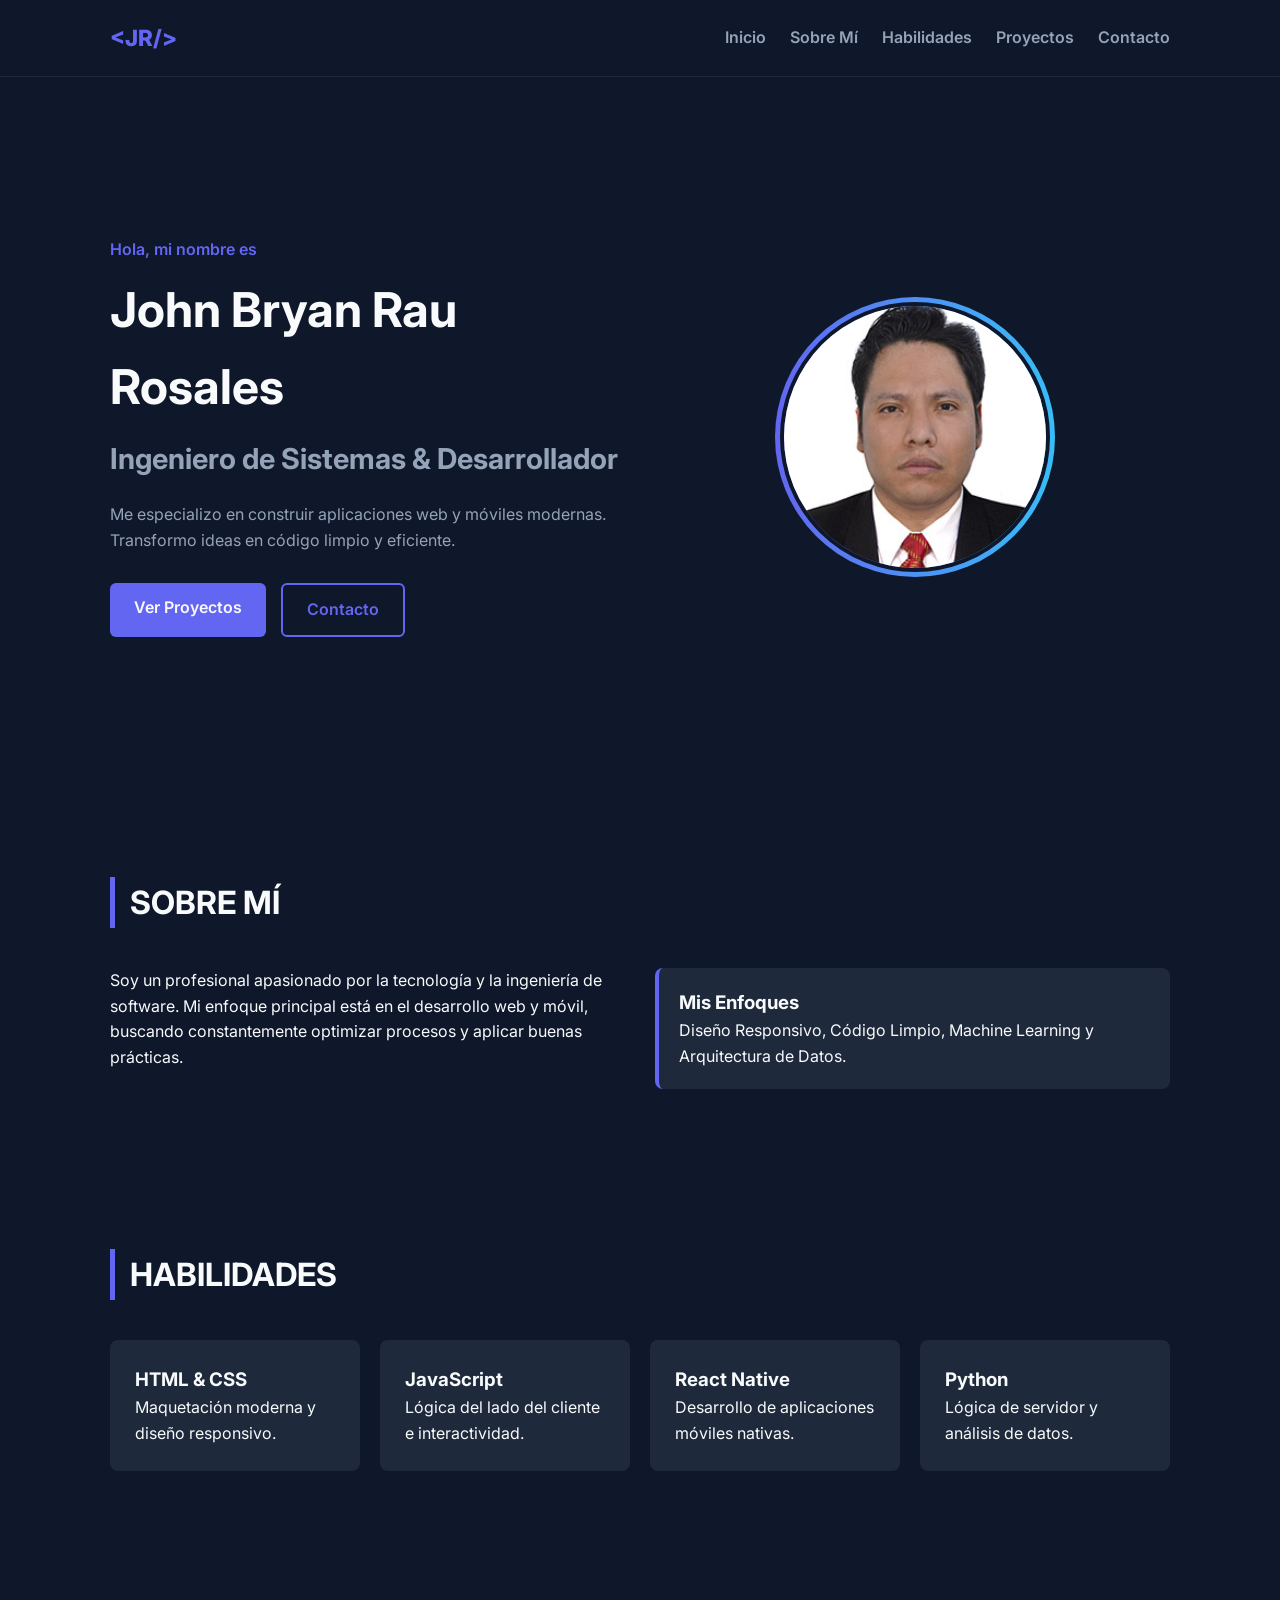
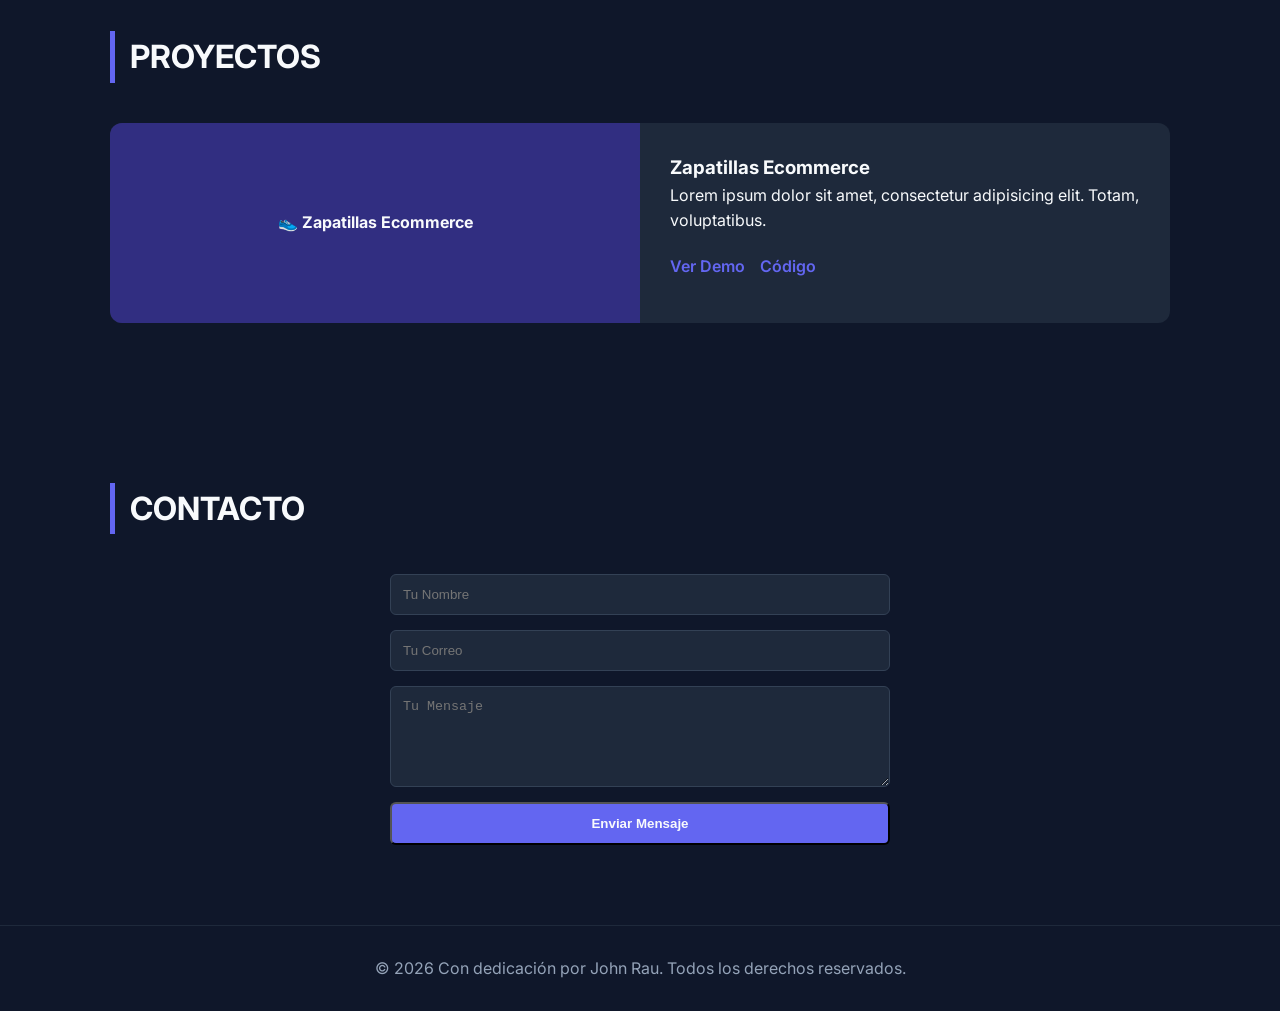
<file: index.html>
<!DOCTYPE html>
<html lang="es">
<head>
    <meta charset="UTF-8">
    <meta name="viewport" content="width=device-width, initial-scale=1.0">
    <title>Mi Portafolio Profesional</title>
    <link rel="preconnect" href="https://fonts.googleapis.com">
    <link rel="preconnect" href="https://fonts.gstatic.com" crossorigin>
    <link href="https://fonts.googleapis.com/css2?family=Inter:wght@400;600;700;800&display=swap" rel="stylesheet">
    <link rel="stylesheet" href="./css/styles.css">
</head>
<body>

    <header class="navbar">
        <div class="container nav-container">
            <a href="#" class="logo">&lt;JR/&gt;</a>
            <nav class="menu">
                <a href="#hero">Inicio</a>
                <a href="#about">Sobre Mí</a>
                <a href="#skills">Habilidades</a>
                <a href="#projects">Proyectos</a>
                <a href="#contact">Contacto</a>
            </nav>
        </div>
    </header>

    <section id="hero" class="hero">
        <div class="container hero-grid">

            <div class="hero-text">
                <span class="subtitle">Hola, mi nombre es</span>
                <h1 class="title">John Bryan Rau Rosales</h1>
                <h2 class="role">Ingeniero de Sistemas & Desarrollador</h2>
                <p class="description">
                    Me especializo en construir aplicaciones web y móviles modernas. Transformo ideas en código limpio y eficiente.
                </p>
                <div class="buttons">
                    <a href="#projects" class="btn btn-blue">Ver Proyectos</a>
                    <a href="#contact" class="btn btn-outline">Contacto</a>
                </div>
            </div>

            <div class="hero-image">
                <div class="avatar-glow">
                    <img src="./DIGITAL.jpg" alt="Mi Foto" class="avatar-img">
                </div>
            </div>

        </div>
    </section>

    <section id="about" class="about">
        <div class="container">
            <h2 class="section-title">Sobre Mí</h2>
            <div class="about-grid">
                <p>
                    Soy un profesional apasionado por la tecnología y la ingeniería de software. Mi enfoque principal está en el desarrollo web y móvil, buscando constantemente optimizar procesos y aplicar buenas prácticas.
                </p>
                <div class="card-highlight">
                    <h3>Mis Enfoques</h3>
                    <p>Diseño Responsivo, Código Limpio, Machine Learning y Arquitectura de Datos.</p>
                </div>
            </div>
        </div>
    </section>

    <section id="skills" class="skills">
        <div class="container">
            <h2 class="section-title">Habilidades</h2>
            <div class="skills-grid">
                <div class="skill-card">
                    <h3>HTML & CSS</h3>
                    <p>Maquetación moderna y diseño responsivo.</p>
                </div>
                <div class="skill-card">
                    <h3>JavaScript</h3>
                    <p>Lógica del lado del cliente e interactividad.</p>
                </div>
                <div class="skill-card">
                    <h3>React Native</h3>
                    <p>Desarrollo de aplicaciones móviles nativas.</p>
                </div>
                <div class="skill-card">
                    <h3>Python</h3>
                    <p>Lógica de servidor y análisis de datos.</p>
                </div>
            </div>
        </div>
    </section>

    <section id="projects" class="projects">
        <div class="container">
            <h2 class="section-title">Proyectos</h2>
            <div class="projects-list">

                <article class="project-card">
                    <div class="project-img-box">👟 Zapatillas Ecommerce</div>
                    <div class="project-info">
                        <h3>Zapatillas Ecommerce</h3>
                        <p>Lorem ipsum dolor sit amet, consectetur adipisicing elit. Totam, voluptatibus.</p>
                        <div class="links">
                            <a href="#">Ver Demo</a>
                            <a href="#">Código</a>
                        </div>
                    </div>
                </article>

            </div>
        </div>
    </section>

    <section id="contact" class="contact">
        <div class="container">
            <h2 class="section-title">Contacto</h2>
            <form class="contact-form">
                <input type="text" placeholder="Tu Nombre" required>
                <input type="email" placeholder="Tu Correo" required>
                <textarea placeholder="Tu Mensaje" rows="5" required></textarea>
                <button type="submit" class="btn btn-blue">Enviar Mensaje</button>
            </form>
        </div>
    </section>

    <footer class="footer">
        <p>&copy; 2026 Con dedicación por John Rau. Todos los derechos reservados.</p>
    </footer>

</body>
</html>
</file>
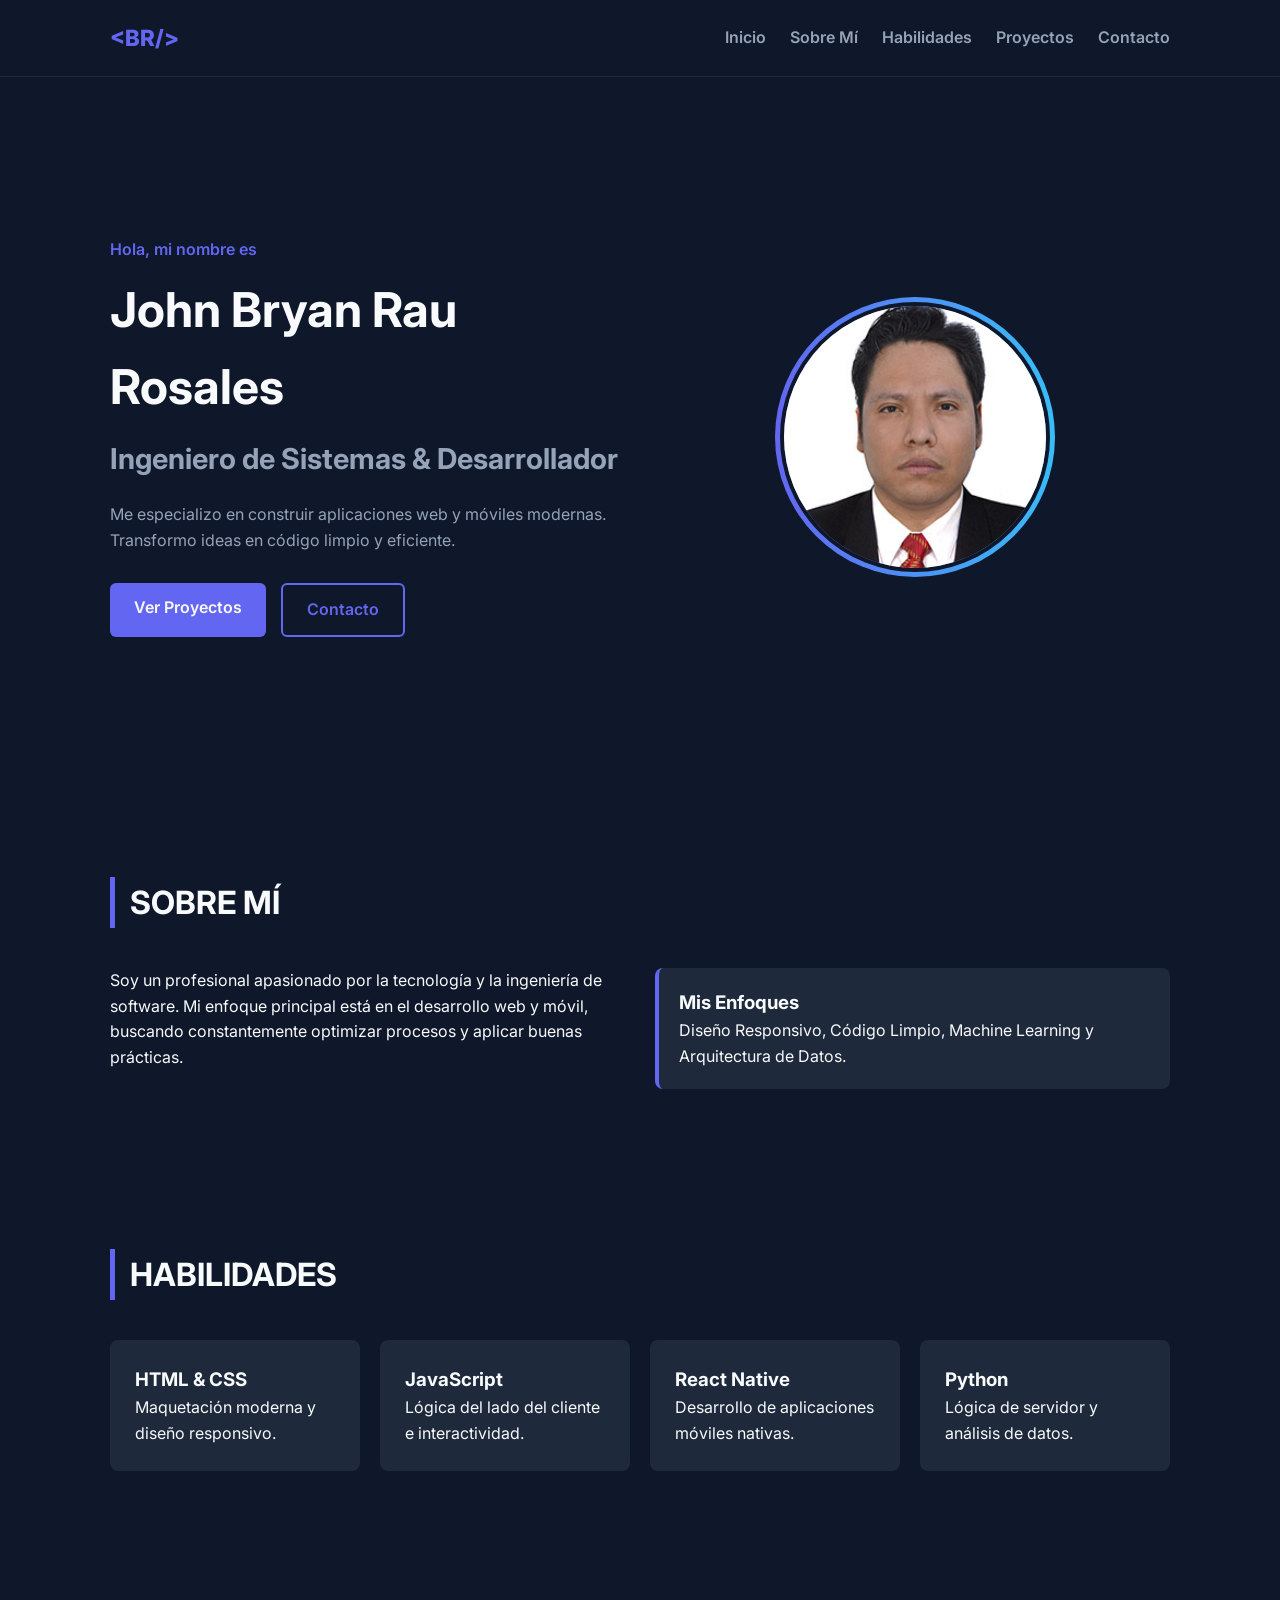
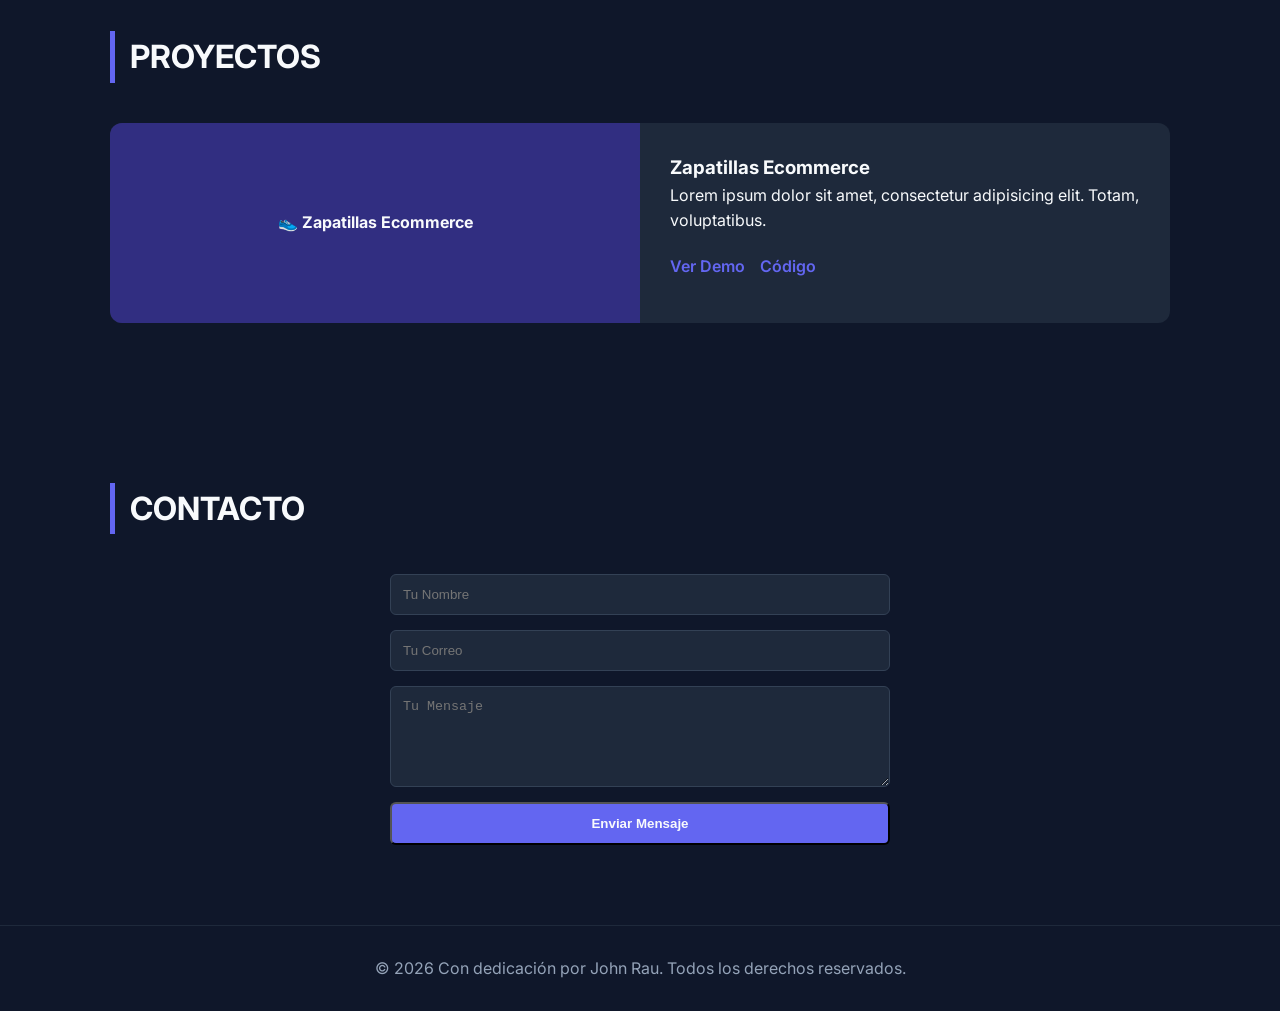
<file: portafolio.html>
<!DOCTYPE html>
<html lang="es">
<head>
    <meta charset="UTF-8">
    <meta name="viewport" content="width=device-width, initial-scale=1.0">
    <title>Mi Portafolio Profesional</title>
    <link rel="preconnect" href="https://fonts.googleapis.com">
    <link rel="preconnect" href="https://fonts.gstatic.com" crossorigin>
    <link href="https://fonts.googleapis.com/css2?family=Inter:wght@400;600;700;800&display=swap" rel="stylesheet">
    <link rel="stylesheet" href="./css/styles.css">
</head>
<body>

    <header class="navbar">
        <div class="container nav-container">
            <a href="#" class="logo">&lt;BR/&gt;</a>
            <nav class="menu">
                <a href="#hero">Inicio</a>
                <a href="#about">Sobre Mí</a>
                <a href="#skills">Habilidades</a>
                <a href="#projects">Proyectos</a>
                <a href="#contact">Contacto</a>
            </nav>
        </div>
    </header>

    <section id="hero" class="hero">
        <div class="container hero-grid">

            <div class="hero-text">
                <span class="subtitle">Hola, mi nombre es</span>
                <h1 class="title">John Bryan Rau Rosales</h1>
                <h2 class="role">Ingeniero de Sistemas & Desarrollador</h2>
                <p class="description">
                    Me especializo en construir aplicaciones web y móviles modernas. Transformo ideas en código limpio y eficiente.
                </p>
                <div class="buttons">
                    <a href="#projects" class="btn btn-blue">Ver Proyectos</a>
                    <a href="#contact" class="btn btn-outline">Contacto</a>
                </div>
            </div>

            <div class="hero-image">
                <div class="avatar-glow">
                    <img src="./DIGITAL.jpg" alt="Mi Foto" class="avatar-img">
                </div>
            </div>

        </div>
    </section>

    <section id="about" class="about">
        <div class="container">
            <h2 class="section-title">Sobre Mí</h2>
            <div class="about-grid">
                <p>
                    Soy un profesional apasionado por la tecnología y la ingeniería de software. Mi enfoque principal está en el desarrollo web y móvil, buscando constantemente optimizar procesos y aplicar buenas prácticas.
                </p>
                <div class="card-highlight">
                    <h3>Mis Enfoques</h3>
                    <p>Diseño Responsivo, Código Limpio, Machine Learning y Arquitectura de Datos.</p>
                </div>
            </div>
        </div>
    </section>

    <section id="skills" class="skills">
        <div class="container">
            <h2 class="section-title">Habilidades</h2>
            <div class="skills-grid">
                <div class="skill-card">
                    <h3>HTML & CSS</h3>
                    <p>Maquetación moderna y diseño responsivo.</p>
                </div>
                <div class="skill-card">
                    <h3>JavaScript</h3>
                    <p>Lógica del lado del cliente e interactividad.</p>
                </div>
                <div class="skill-card">
                    <h3>React Native</h3>
                    <p>Desarrollo de aplicaciones móviles nativas.</p>
                </div>
                <div class="skill-card">
                    <h3>Python</h3>
                    <p>Lógica de servidor y análisis de datos.</p>
                </div>
            </div>
        </div>
    </section>

    <section id="projects" class="projects">
        <div class="container">
            <h2 class="section-title">Proyectos</h2>
            <div class="projects-list">

                <article class="project-card">
                    <div class="project-img-box">👟 Zapatillas Ecommerce</div>
                    <div class="project-info">
                        <h3>Zapatillas Ecommerce</h3>
                        <p>Lorem ipsum dolor sit amet, consectetur adipisicing elit. Totam, voluptatibus.</p>
                        <div class="links">
                            <a href="#">Ver Demo</a>
                            <a href="#">Código</a>
                        </div>
                    </div>
                </article>

            </div>
        </div>
    </section>

    <section id="contact" class="contact">
        <div class="container">
            <h2 class="section-title">Contacto</h2>
            <form class="contact-form">
                <input type="text" placeholder="Tu Nombre" required>
                <input type="email" placeholder="Tu Correo" required>
                <textarea placeholder="Tu Mensaje" rows="5" required></textarea>
                <button type="submit" class="btn btn-blue">Enviar Mensaje</button>
            </form>
        </div>
    </section>

    <footer class="footer">
        <p>&copy; 2026 Con dedicación por John Rau. Todos los derechos reservados.</p>
    </footer>

</body>
</html>
</file>
<file: css/styles.css>
:root {
    --bg-fondo: #0f172a;       /* Gris azulado oscuro */
    --bg-tarjeta: #1e293b;     /* Gris un poco más claro */
    --texto-blanco: #f8fafc;   /* Texto principal */
    --texto-gris: #94a3b8;     /* Texto secundario */
    --color-azul: #6366f1;     /* Azul eléctrico */
}

html {
    scroll-behavior: smooth;
}

* {
    margin: 0;
    padding: 0;
    box-sizing: border-box;
}

body {
    font-family: 'Inter', sans-serif;
    background-color: var(--bg-fondo);
    color: var(--texto-blanco);
    line-height: 1.6;
}

/* Esto es para centrar el contenido en la pantalla */
.container {
    max-width: 1100px;
    margin: 0 auto;
    padding: 80px 20px;
}

.section-title {
    font-size: 2rem;
    margin-bottom: 40px;
    text-transform: uppercase;
    border-left: 5px solid var(--color-azul);
    padding-left: 15px;
}


   /*NAVBAR (MENÚ SUPERIOR)*/

.navbar {
    background-color: #0f172a;
    position: sticky;
    top: 0;
    z-index: 100;
    border-bottom: 1px solid #1e293b;
}

.nav-container {
    padding: 20px;
    display: flex;
    justify-content: space-between;
    align-items: center;
}

.logo {
    font-size: 1.4rem;
    font-weight: 800;
    color: var(--color-azul);
    text-decoration: none;
}

.menu a {
    color: var(--texto-gris);
    text-decoration: none;
    font-weight: 600;
    margin-left: 20px;
    transition: color 0.3s ease;
}

.menu a:hover {
    color: var(--texto-blanco);
}


   /*HERO SECTION */

.hero {
    min-height: 80vh;
    display: flex;
    align-items: center;
}

.hero-grid {
    display: grid;
    grid-template-columns: 1fr 1fr;
    gap: 40px;
    align-items: center;
}

.subtitle {
    color: var(--color-azul);
    font-weight: 600;
    display: block;
    margin-bottom: 10px;
}

.title {
    font-size: 3rem;
    margin-bottom: 10px;
}

.role {
    font-size: 1.8rem;
    color: var(--texto-gris);
    margin-bottom: 20px;
}

.description {
    color: var(--texto-gris);
    margin-bottom: 30px;
}

/* BOTONES */
.buttons {
    display: flex;
    gap: 15px;
}

.btn {
    padding: 12px 24px;
    font-weight: 600;
    text-decoration: none;
    border-radius: 6px;
    transition: transform 0.2s ease, background 0.3s ease;
}

.btn-blue {
    background-color: var(--color-azul);
    color: var(--texto-blanco);
}

.btn-blue:hover {
    background-color: #4f46e5;
    transform: translateY(-2px);
}

.btn-outline {
    border: 2px solid var(--color-azul);
    color: var(--color-azul);
}

.btn-outline:hover {
    background-color: rgba(99, 102, 241, 0.1);
    transform: translateY(-2px);
}

/* FOTO Y ALGUNAS ANIMACIONES */
.hero-image {
    display: flex;
    justify-content: center;
    animation: flotar 4s ease-in-out infinite alternate;
}

.avatar-glow {
    width: 280px;
    height: 280px;
    border-radius: 50%;
    padding: 5px;
    background: linear-gradient(to right, var(--color-azul), #38bdf8);
    /* Animación de brillo separada, directa y limpia */
    animation: brillar 3s ease-in-out infinite alternate;
}

.avatar-img {
    width: 100%;
    height: 100%;
    object-fit: cover;
    border-radius: 50%;
    border: 4px solid var(--bg-fondo);
}


   /* SOBRE MÍ Y HABILIDADES*/

.about-grid {
    display: grid;
    grid-template-columns: 1fr 1fr;
    gap: 30px;
}

.card-highlight {
    background-color: var(--bg-tarjeta);
    padding: 20px;
    border-radius: 8px;
    border-left: 4px solid var(--color-azul);
}


.skills-grid {
    display: grid;
    grid-template-columns: repeat(4, 1fr);
    gap: 20px;
}

.skill-card {
    background-color: var(--bg-tarjeta);
    padding: 25px;
    border-radius: 8px;
    transition: transform 0.3s ease;
}

.skill-card:hover {
    transform: translateY(-5px);
}


   /*PROYECTOS Y CONTACTO*/

.project-card {
    display: grid;
    grid-template-columns: 1fr 1fr;
    background-color: var(--bg-tarjeta);
    border-radius: 12px;
    overflow: hidden;
}

.project-img-box {
    background-color: #312e81;
    display: flex;
    justify-content: center;
    align-items: center;
    min-height: 200px;
    font-weight: 700;
}

.project-info {
    padding: 30px;
}

.project-info .links {
    margin-top: 20px;
    display: flex;
    gap: 15px;
}

.project-info a {
    color: var(--color-azul);
    text-decoration: none;
    font-weight: 600;
}

/* Formulario */
.contact-form {
    max-width: 500px;
    margin: 0 auto;
    display: flex;
    flex-direction: column;
    gap: 15px;
}

.contact-form input,
.contact-form textarea {
    background-color: var(--bg-tarjeta);
    border: 1px solid #334155;
    padding: 12px;
    border-radius: 6px;
    color: var(--texto-blanco);
}


 /*FOOTER Y LINEAS DE TIEMPO*/

.footer {
    text-align: center;
    padding: 30px;
    color: var(--texto-gris);
    border-top: 1px solid var(--bg-tarjeta);
}


@keyframes flotar {
    from { transform: translateY(0); }
    to { transform: translateY(-15px); }
}

@keyframes brillar {
    from { box-shadow: 0 0 10px rgba(99, 102, 241, 0.3); }
    to { box-shadow: 0 0 25px rgba(99, 102, 241, 0.7); }
}


   /*DISEÑO RESPONSIVO*/

@media (max-width: 768px) {
    /* Todo lo que tenía 2 o 4 columnas pasa a tener 1 sola columna en celular */
    .hero-grid,
    .about-grid,
    .skills-grid,
    .project-card {
        grid-template-columns: 1fr;
        text-align: center;
    }

    .menu {
        display: none;
    }

    .hero-image {
        order: -1;
    }

    .title {
        font-size: 2.2rem;
    }
}
</file>
